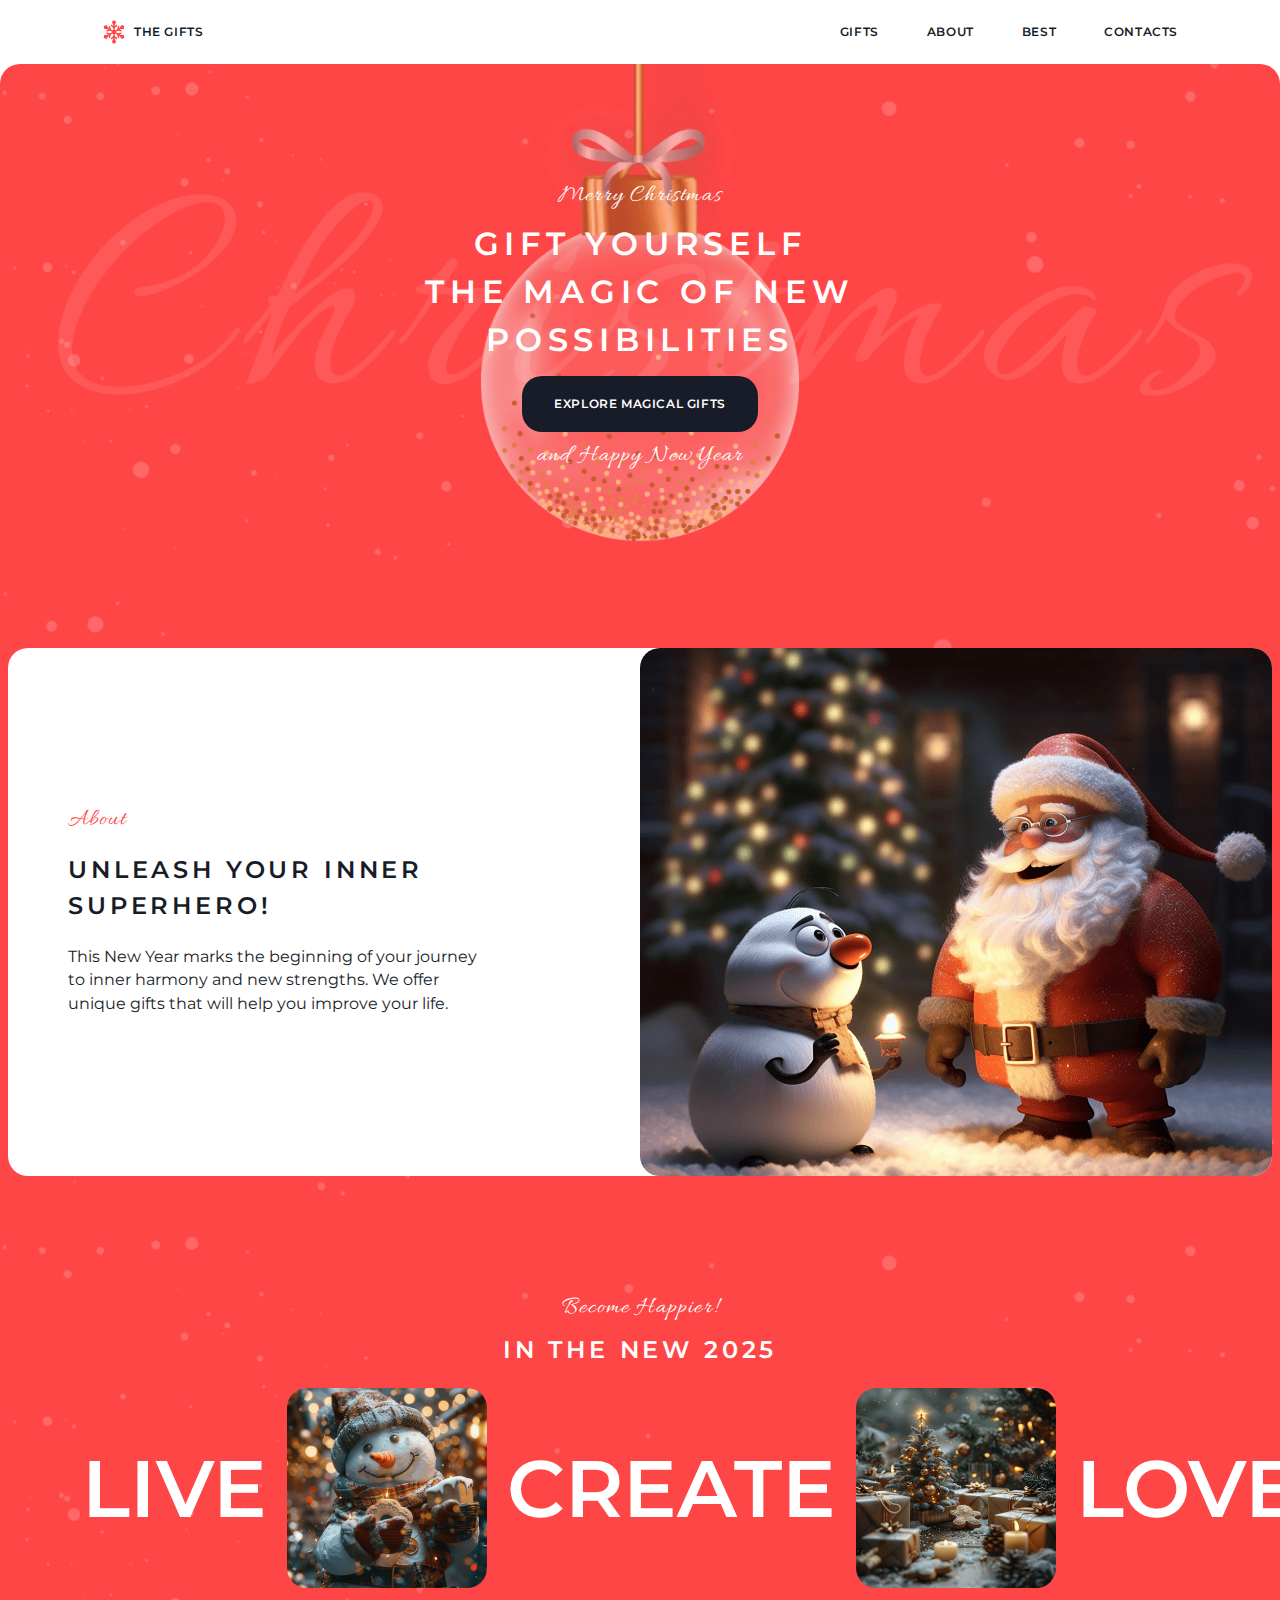
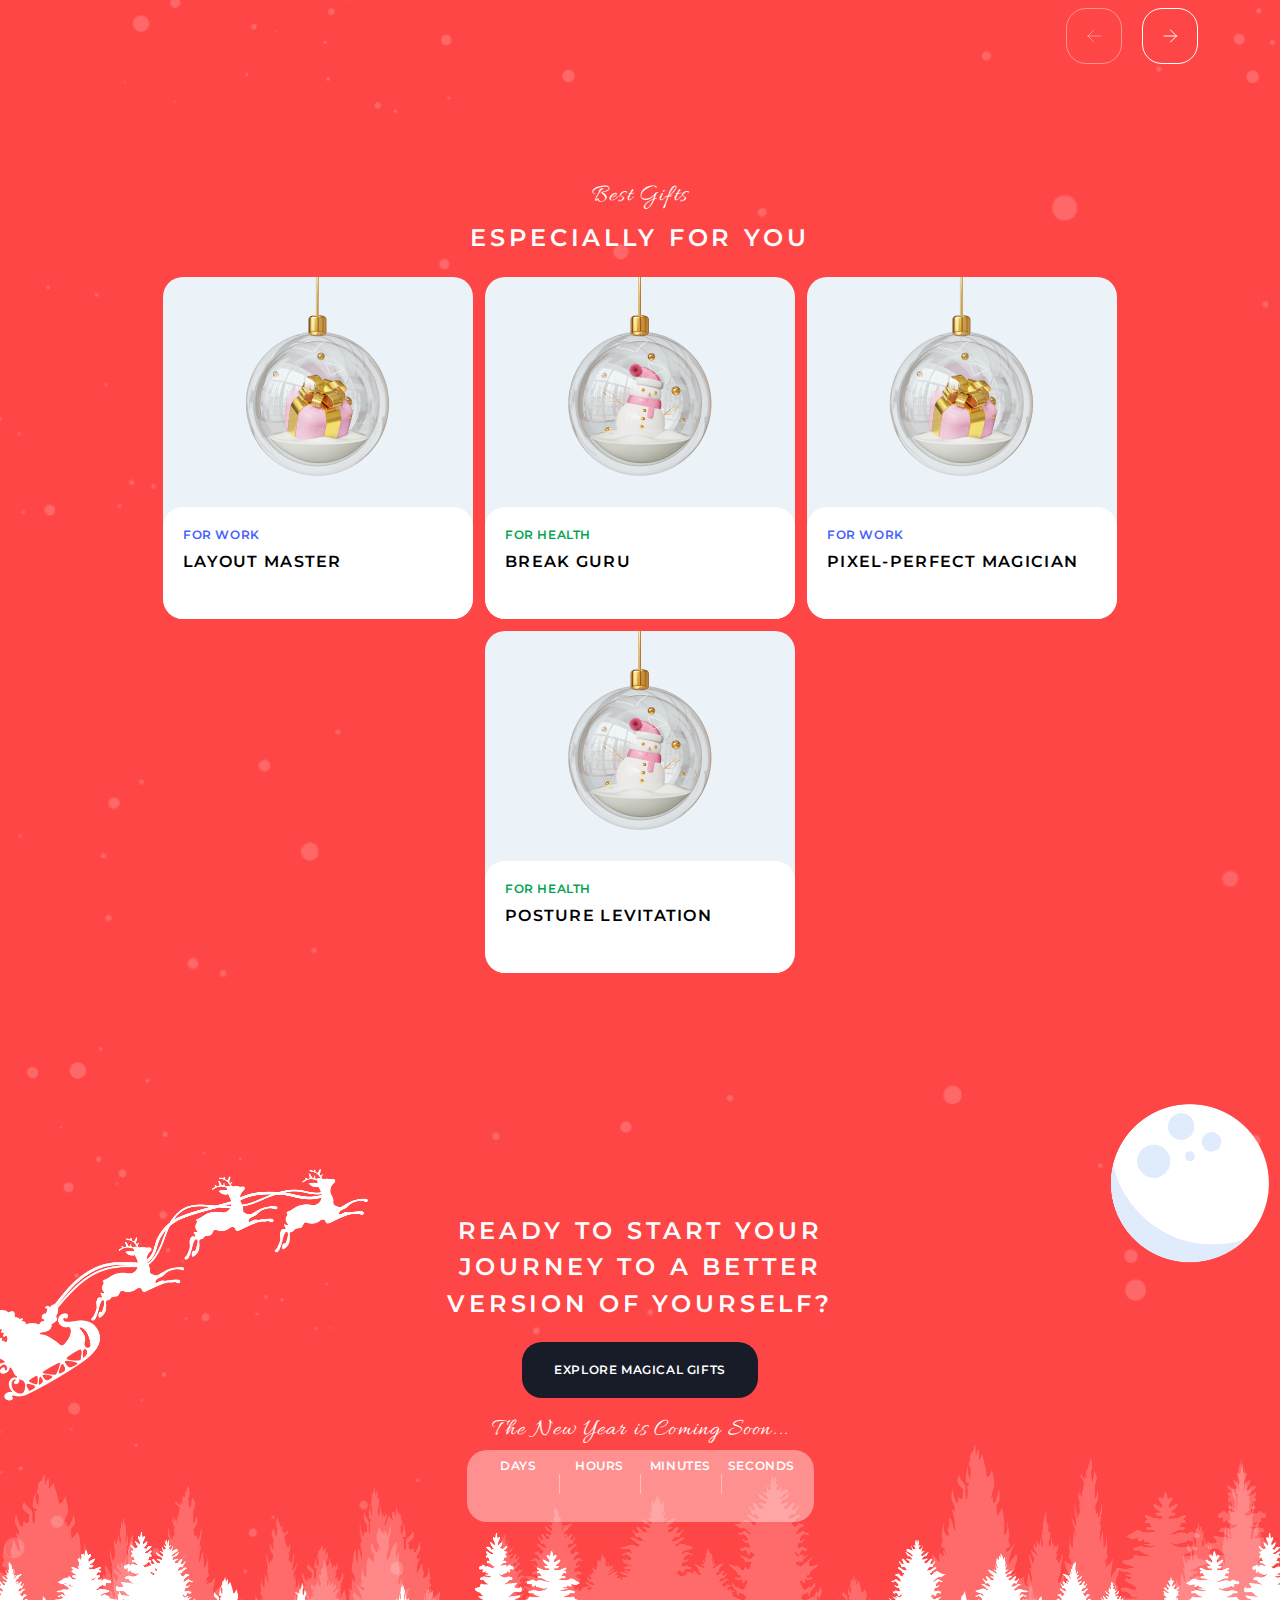
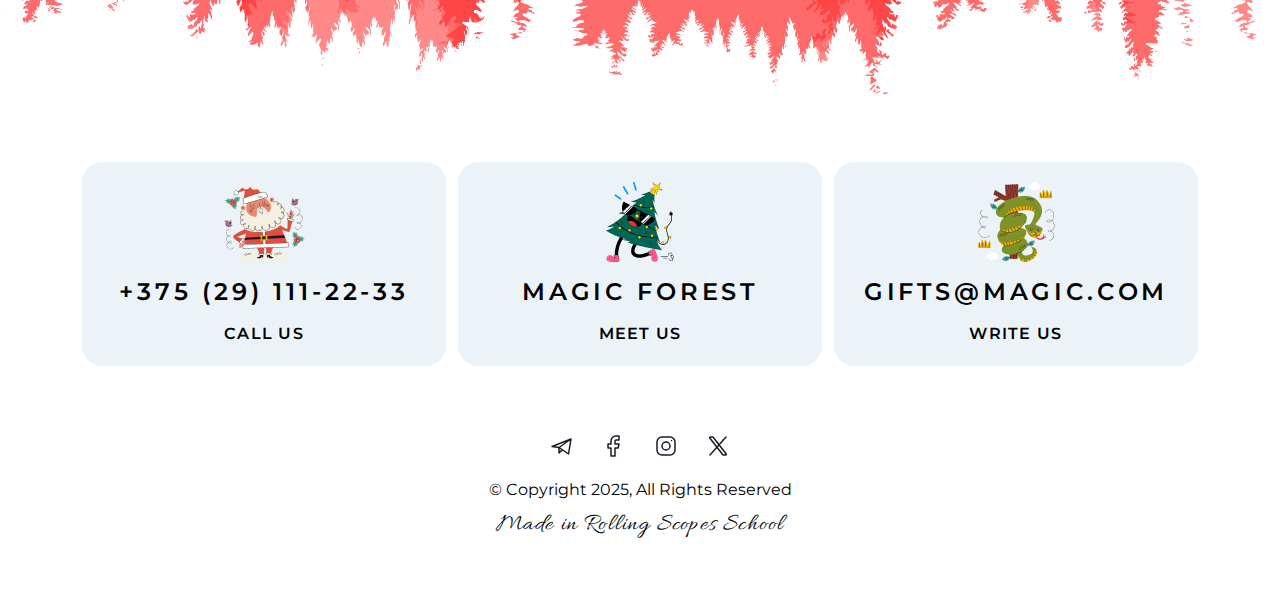
<file: index.html>
<!DOCTYPE html>
<html lang="en">
<head>
    <meta charset="UTF-8">
    <title>Home</title>
    <link rel="stylesheet" href="./styles/style.css">
    <link rel="stylesheet" href="./styles/home.css">
    <link type="Image/x-icon" href="./assets/icons/snowflake.png" rel="icon">
    <meta name="viewport" content="width=device-width, initial-scale=1.0">
</head>
<body>


<header class="header">
    <div class="header__wrapper">
        <div class="header__logo-container" onclick="window.location.href='index.html'">
            <img src="./assets/icons/snowflake.png" alt="Logo" class="header__logo-img">
            the gifts
        </div>

        <div class="burger-menu" id="burgerMenu">
            <span></span>
            <span></span>
        </div>

        <nav class="header__nav" id="menu">
            <ul class="header__list">
                <li class="header__list__item active" onclick="window.location.href='gifts.html'">
                    <a href="gifts.html" class="header__link">gifts</a>
                </li>
                <li class="header__list__item active">
                    <a href="#about" class="header__link">about</a>
                </li>
                <li class="header__list__item active">
                    <a href="#best" class="header__link">best</a>
                </li>
                <li class="header__list__item active">
                    <a href="#contacts" class="header__link">contacts</a>
                </li>
            </ul>
        </nav>
    </div>
</header>

<main class="main">
    <section class="hero" id="hero">
        <div class="hero__container">
            <p class="caption">Merry Christmas</p>
            <h1 class="heading1">Gift yourself the magic of new possibilities</h1>
            <button class="hero__button action-small" onclick="window.location.href='gifts.html'">
                Explore Magical Gifts
            </button>
            <p class="caption">and Happy New Year</p>
        </div>
    </section>

    <section class="about" id="about">
        <div class="about__container">
            <div class="about__left-section">
                <div class="about__left-section__container">
                    <p class="caption about__caption">About</p>
                    <h2 class="heading2 about__heading">Unleash your inner superhero!</h2>
                    <p class="paragraph about__paragraph">This New Year marks the beginning of your journey to inner
                        harmony and
                        new
                        strengths. We offer unique gifts that will help you improve your life.
                    </p>
                </div>
            </div>
            <div class="about__image-section">
                <img src="./assets/santa.png" alt="Santa" class="about__santa-image">
            </div>
        </div>
    </section>

    <section class="slider" id="slider">
        <div class="slider__container">
            <div class="heading__container">
                <p class="caption">Become Happier!</p>
                <h2 class="heading2">in the new 2025</h2>
            </div>

            <div class="slider__container__img-slider-row">
                <div class="slider__container__img-slider" id="slider-container">
                    <p class="slider-text">Live</p>
                    <div class="slider__image-container">
                        <img src="./assets/slider-img/snowman.png" alt="Snowman" class="slider__image">
                    </div>

                    <p class="slider-text">create</p>
                    <div class="slider__image-container">
                        <img src="./assets/slider-img/christmas-trees.png" alt="Christmas Trees" class="slider__image">
                    </div>

                    <p class="slider-text">Love</p>
                    <div class="slider__image-container">
                        <img src="./assets/slider-img/christmas-tree-ball.png" alt="Christmas Trees"
                             class="slider__image">
                    </div>

                    <p class="slider-text">dream</p>
                    <div class="slider__image-container">
                        <img src="./assets/slider-img/fairytale-house.png" alt="Christmas Trees" class="slider__image">
                    </div>
                </div>
            </div>

            <div class="slider__controllers__container">
                <button class="slider__arrow-left slider__controller">
                    <svg class="arrow" width="24" height="24" viewBox="0 0 24 24" fill="none"
                         xmlns="http://www.w3.org/2000/svg">
                        <path d="M18.5 12H6M6 12L12 6M6 12L12 18" stroke="var(--static-white-40)" stroke-linecap="round"
                              stroke-linejoin="round"/>
                    </svg>
                </button>
                <button class="slider__arrow-right slider__controller active">
                    <svg class="arrow" width="24" height="24" viewBox="0 0 24 24" fill="none"
                         xmlns="http://www.w3.org/2000/svg">
                        <path d="M6 12H18.5M18.5 12L12.5 6M18.5 12L12.5 18" stroke="var(--static-white-40)"
                              stroke-linecap="round" stroke-linejoin="round"/>
                    </svg>
                </button>
            </div>
        </div>
    </section>

    <section class="best-gifts" id="best">
        <div class="best-gifts__container">
            <div class="heading__container">
                <p class="caption">Best Gifts</p>
                <h2 class="heading2">especially for you</h2>
            </div>
            <div class="gifts-list home__gifts-list">

            </div>
            <div class="modal invisible">
            </div>
        </div>
    </section>

    <section class="cta" id="cta">
        <div class="cta__container">
            <div class="cta__inner-container">
                <h2 class="heading2 text-align-center">Ready to start your journey to a better version of yourself?</h2>
                <button class="hero__button action-small" onclick="window.location.href='gifts.html'">
                    Explore Magical Gifts
                </button>
                <div class="cta__timer-container">
                    <p class="caption">The New Year is Coming Soon...</p>
                    <div class="cta__timer">
                        <div class="cta__timer__time">
                            <h2 class="heading2" id="day-count"></h2>
                            <h4 class="heading4 text-align-center">days</h4>
                        </div>

                        <img src="./assets/icons/Separator.png" alt="Separator" class="separator">

                        <div class="cta__timer__time">
                            <h2 class="heading2" id="hours-count"></h2>
                            <h4 class="heading4 text-align-center">hours</h4>
                        </div>

                        <img src="./assets/icons/Separator.png" alt="Separator" class="separator">

                        <div class="cta__timer__time">
                            <h2 class="heading2" id="minutes-count"></h2>
                            <h4 class="heading4 text-align-center">minutes</h4>
                        </div>

                        <img src="./assets/icons/Separator.png" alt="Separator" class="separator">

                        <div class="cta__timer__time">
                            <h2 class="heading2" id="seconds-count"></h2>
                            <h4 class="heading4 text-align-center">seconds</h4>
                        </div>
                    </div>
                </div>
            </div>
        </div>
    </section>

</main>

<footer class="footer" id="contacts">
    <div class="footer__block-list">
        <a href="tel:+375291112233" class="footer__card">
            <img src="./assets/icons/santa-claus.png" alt="Santa Claus" class="footer__block__image">
            <p class="action-large color-black">+375 (29) 111-22-33</p>
            <h3 class="heading3 color-black">Call Us</h3>
        </a>

        <a href="https://maps.app.goo.gl/A2bZ7HoZvP4jx3Dc6" target="_blank" class="footer__card">
            <img src="./assets/icons/christmas-tree.png" alt="Christmas tree" class="footer__block__image">
            <p class="action-large color-black">Magic forest</p>
            <h3 class="heading3 color-black">meet us</h3>
        </a>

        <a href="mailto:gifts@magic.com" class="footer__card">
            <img src="./assets/icons/snake.png" alt="Snake" class="footer__block__image">
            <p class="action-large color-black">gifts@magic.com</p>
            <h3 class="heading3 color-black">write us</h3>
        </a>

    </div>

    <div class="footer__contacts">
        <div class="footer__contacts__socials">
            <div class="footer__contacts__socials__social-container">
                <svg class="icon" width="24" height="24" viewBox="0 0 24 24" fill="none"
                     xmlns="http://www.w3.org/2000/svg">
                    <path d="M21 5L2 12.5L9 13.5M21 5L18.5 20L9 13.5M21 5L9 13.5M9 13.5V19L12.2488 15.7229"
                          stroke="#181C29" stroke-width="1.5" stroke-linecap="round" stroke-linejoin="round"/>
                </svg>
            </div>

            <div class="footer__contacts__socials__social-container">
                <svg class="icon" width="24" height="24" viewBox="0 0 24 24" fill="none"
                     xmlns="http://www.w3.org/2000/svg">
                    <path d="M17 2H14C12.6739 2 11.4021 2.52678 10.4645 3.46447C9.52678 4.40215 9 5.67392 9 7V10H6V14H9V22H13V14H16L17 10H13V7C13 6.73478 13.1054 6.48043 13.2929 6.29289C13.4804 6.10536 13.7348 6 14 6H17V2Z"
                          stroke="#181C29" stroke-width="1.5" stroke-linecap="round" stroke-linejoin="round"/>
                </svg>
            </div>

            <div class="footer__contacts__socials__social-container">
                <svg class="icon" width="24" height="24" viewBox="0 0 24 24" fill="none"
                     xmlns="http://www.w3.org/2000/svg">
                    <path d="M12 16C14.2091 16 16 14.2091 16 12C16 9.79086 14.2091 8 12 8C9.79086 8 8 9.79086 8 12C8 14.2091 9.79086 16 12 16Z"
                          stroke="#181C29" stroke-width="1.5" stroke-linecap="round" stroke-linejoin="round"/>
                    <path d="M3 16V8C3 5.23858 5.23858 3 8 3H16C18.7614 3 21 5.23858 21 8V16C21 18.7614 18.7614 21 16 21H8C5.23858 21 3 18.7614 3 16Z"
                          stroke="#181C29" stroke-width="1.5"/>
                    <path d="M17.5 6.51L17.51 6.49889" stroke="#181C29" stroke-width="1.5" stroke-linecap="round"
                          stroke-linejoin="round"/>
                </svg>
            </div>

            <div class="footer__contacts__socials__social-container">
                <svg class="icon" width="24" height="24" viewBox="0 0 24 24" fill="none"
                     xmlns="http://www.w3.org/2000/svg">
                    <path d="M16.8196 20.7684L3.75299 3.96836C3.44646 3.57425 3.72731 3 4.2266 3H6.70637C6.89152 3 7.06631 3.08548 7.17998 3.23164L20.2466 20.0316C20.5532 20.4258 20.2723 21 19.773 21H17.2933C17.1081 21 16.9333 20.9145 16.8196 20.7684Z"
                          stroke="#181C29" stroke-width="1.5"/>
                    <path d="M20 3L4 21" stroke="#181C29" stroke-width="1.5" stroke-linecap="round"/>
                </svg>
            </div>
        </div>

        <p class="paragraph color-black">© Copyright 2025, All Rights Reserved</p>

        <a href="https://rs.school/" class="caption color-black footer__caption" target="_blank">Made in Rolling Scopes
            School</a>
    </div>
</footer>

<script src="index.js"></script>

</body>
</html>
</file>
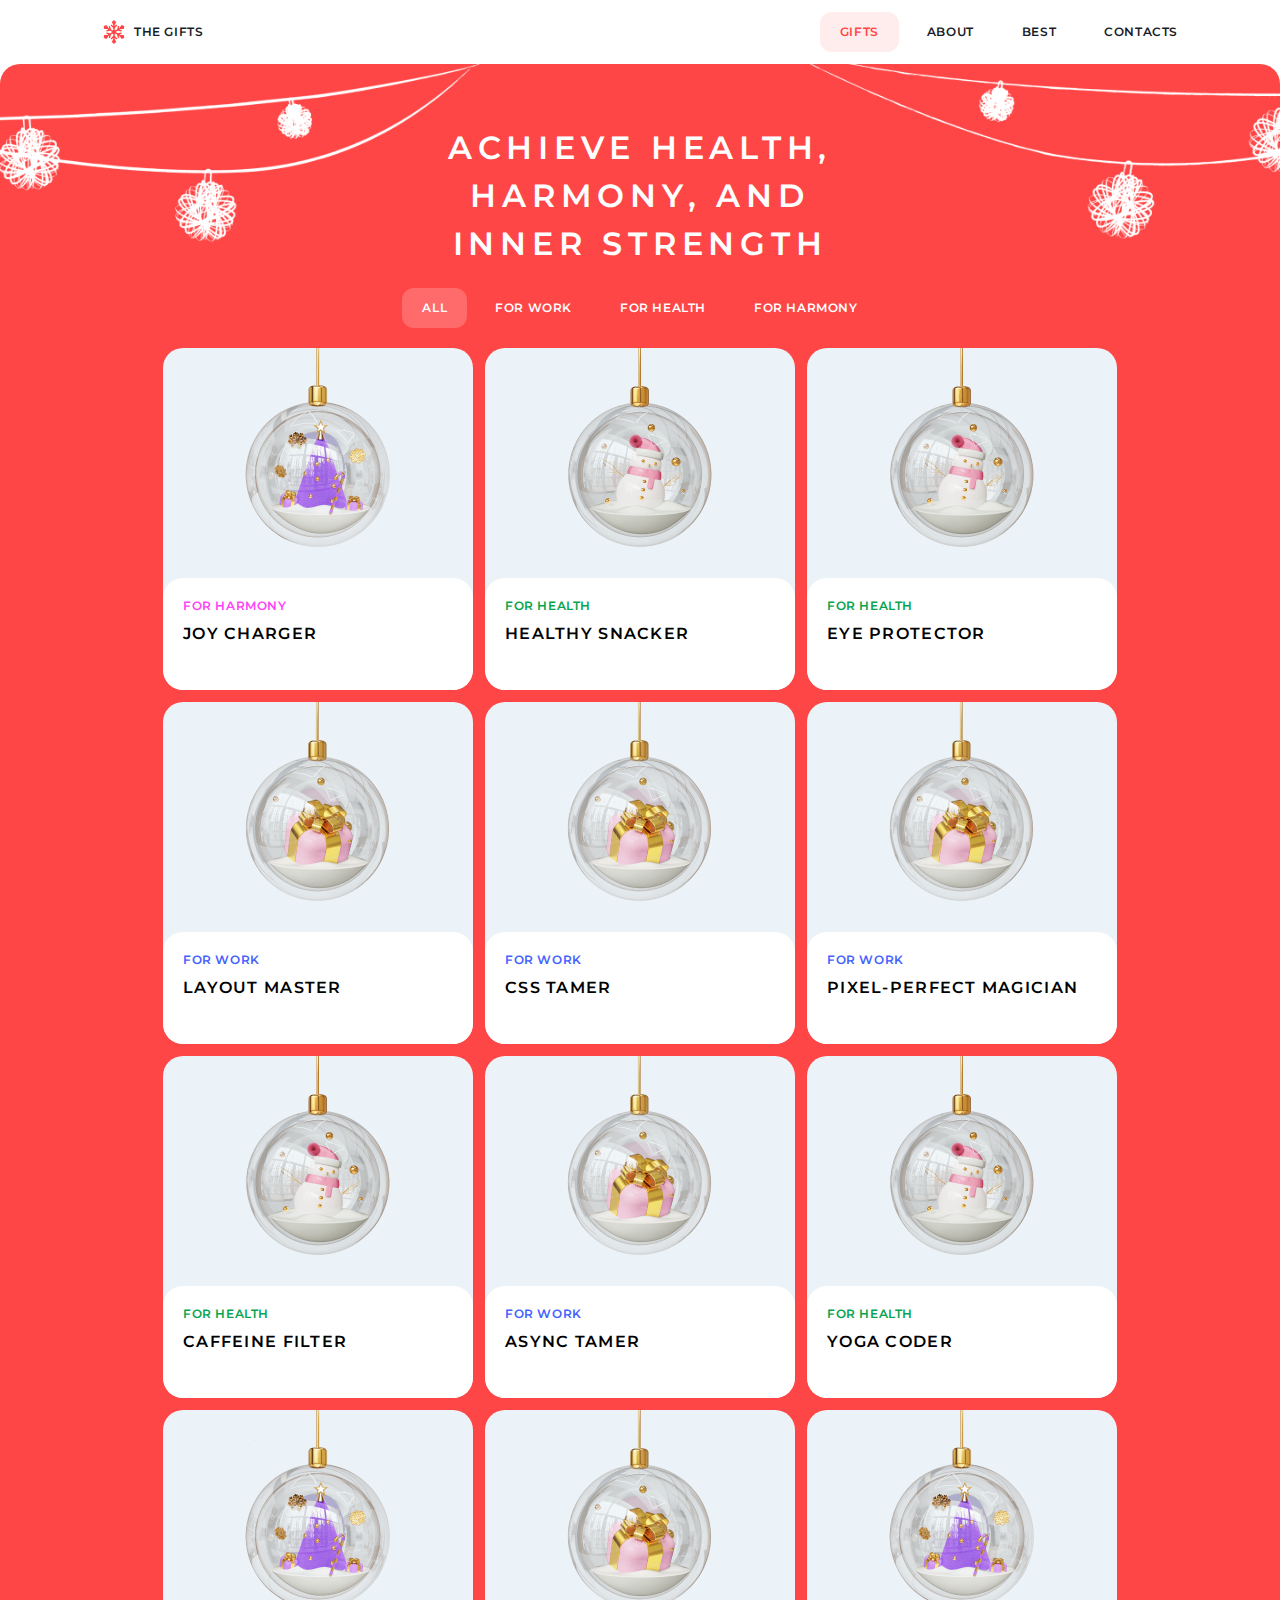
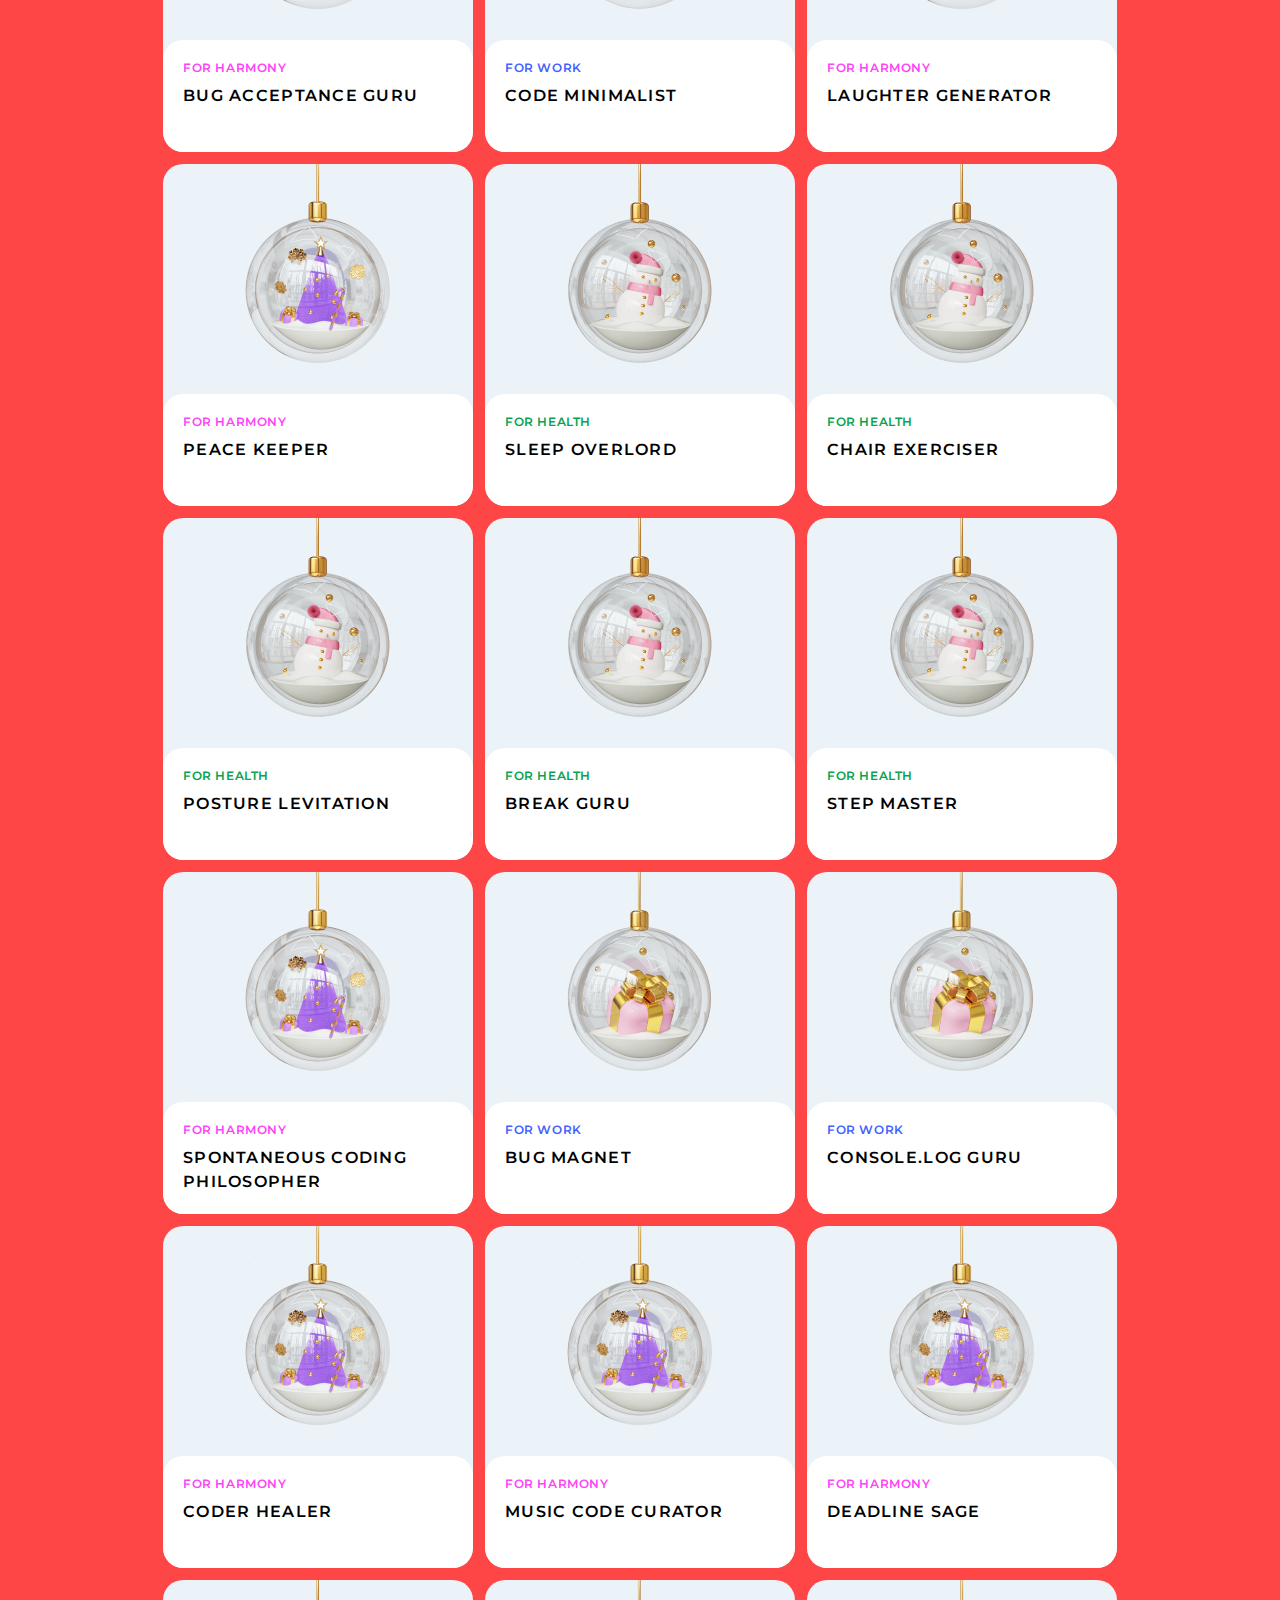
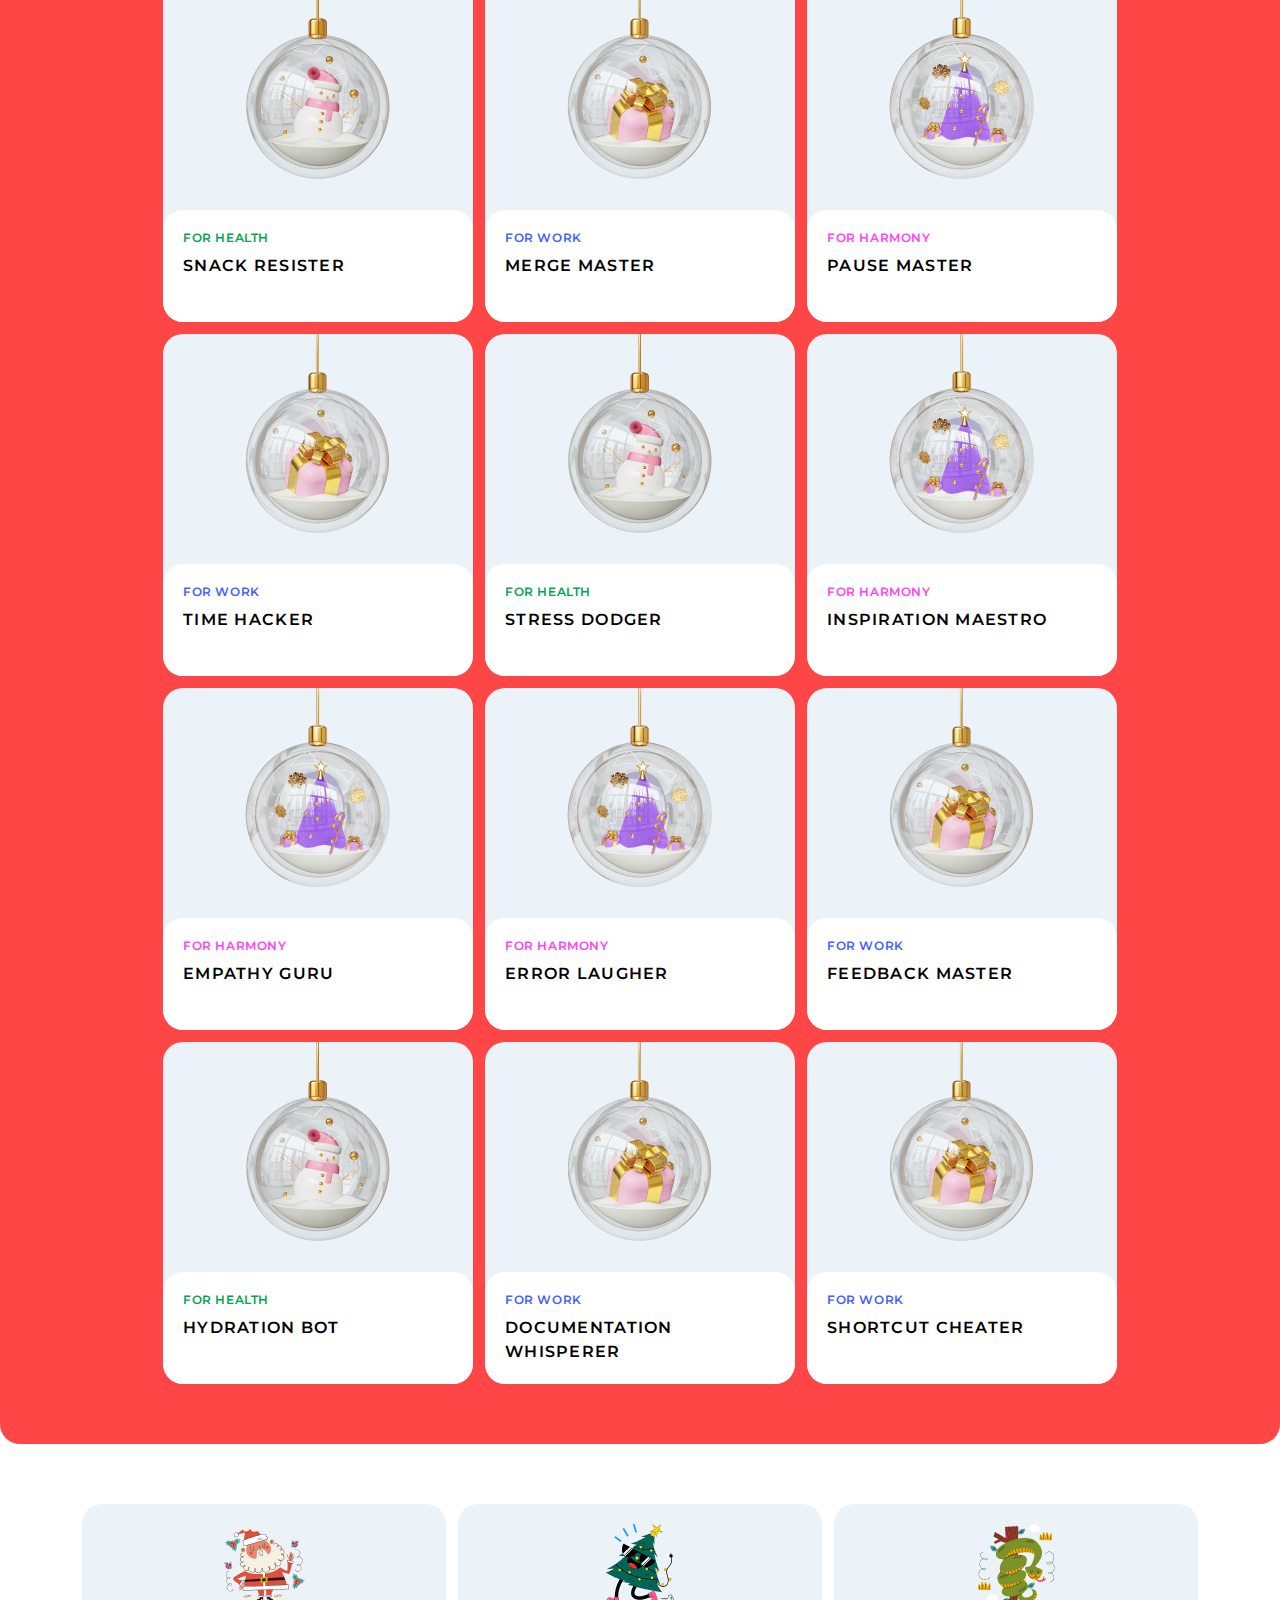
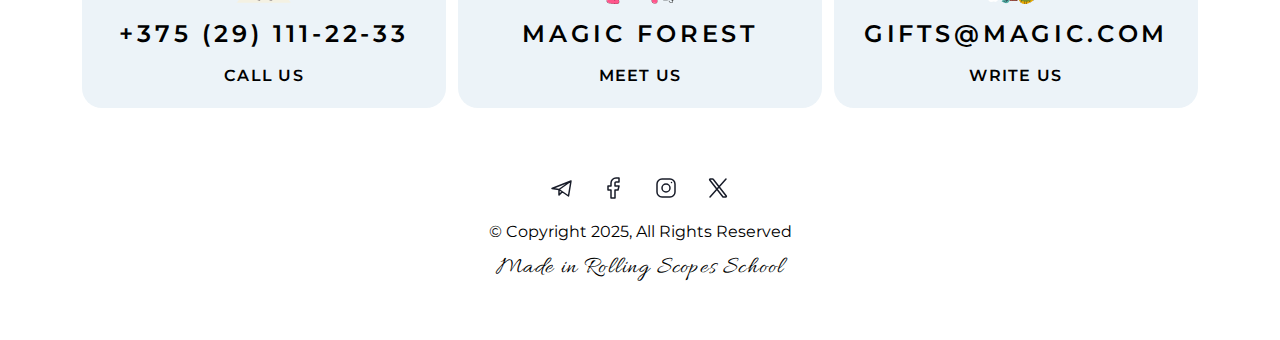
<file: gifts.html>
<!DOCTYPE html>
<html lang="en">
<head>
    <meta charset="UTF-8">
    <title>Gifts</title>
    <link rel="stylesheet" href="styles/style.css">
    <link rel="stylesheet" href="styles/gifts.css">
    <link type="Image/x-icon" href="assets/icons/snowflake.png" rel="icon">
    <meta name="viewport" content="width=device-width, initial-scale=1.0">
</head>
<body>

<header class="header">
    <div class="header__wrapper">
        <div class="header__logo-container" onclick="window.location.href='index.html'">
            <img src="assets/icons/snowflake.png" alt="Logo" class="header__logo-img">
            the gifts
        </div>

        <div class="burger-menu" id="burgerMenu">
            <span></span>
            <span></span>
        </div>

        <nav class="header__nav" id="menu">
            <ul class="header__list">
                <li class="header__list__item open_page">
                    <p class="header__link">gifts</p>
                </li>
                <li class="header__list__item active">
                    <a href="index.html#about" class="header__link">about</a>
                </li>
                <li class="header__list__item active">
                    <a href="index.html#best" class="header__link">best</a>
                </li>
                <li class="header__list__item active">
                    <a href="#contacts" class="header__link">contacts</a>
                </li>
            </ul>
        </nav>
    </div>
</header>

<main class="main">
    <div class="garland">
        <img src="assets/fons/bg-garland.png" alt="Garland" class="bg-garland">
    </div>

    <div class="main__container">
        <div class="main__heading">
            <h1 class="heading1">Achieve health, harmony, and inner strength</h1>
        </div>

        <div class="main__tabs">
            <div class="main__tabs__tab active" id="tab-all">
                <p class="action-small">All</p>
            </div>
            <div class="main__tabs__tab" id="tab-for-work">
                <p class="action-small">For Work</p>
            </div>
            <div class="main__tabs__tab" id="tab-for-health">
                <p class="action-small">For Health</p>
            </div>
            <div class="main__tabs__tab" id="tab-for-harmony">
                <p class="action-small">For Harmony</p>
            </div>
        </div>

        <div class="gifts-list gifts__gifts-list">

        </div>
        <div class="modal invisible">
        </div>
    </div>
    <div class="back-to-top-button invisible">
        <svg width="24" height="24" viewBox="0 0 24 24" fill="none" xmlns="http://www.w3.org/2000/svg">
            <path d="M12 5V19" stroke="#FF4646" stroke-linecap="round" stroke-linejoin="round" />
            <path d="M18 11L12 5" stroke="#FF4646" stroke-linecap="round" stroke-linejoin="round" />
            <path d="M6 11L12 5" stroke="#FF4646" stroke-linecap="round" stroke-linejoin="round" />
        </svg>
    </div>
</main>



<footer class="footer" id="contacts">
    <div class="footer__block-list">
        <a href="tel:+375291112233" class="footer__card">
            <img src="assets/icons/santa-claus.png" alt="Santa Claus" class="footer__block__image">
            <p class="action-large color-black">+375 (29) 111-22-33</p>
            <h3 class="heading3 color-black">Call Us</h3>
        </a>

        <a href="https://maps.app.goo.gl/A2bZ7HoZvP4jx3Dc6" target="_blank" class="footer__card">
            <img src="assets/icons/christmas-tree.png" alt="Christmas tree" class="footer__block__image">
            <p class="action-large color-black">Magic forest</p>
            <h3 class="heading3 color-black">meet us</h3>
        </a>

        <a href="mailto:gifts@magic.com" class="footer__card">
            <img src="assets/icons/snake.png" alt="Snake" class="footer__block__image">
            <p class="action-large color-black">gifts@magic.com</p>
            <h3 class="heading3 color-black">write us</h3>
        </a>

    </div>

    <div class="footer__contacts">
        <div class="footer__contacts__socials">
            <div class="footer__contacts__socials__social-container">
                <svg class="icon" width="24" height="24" viewBox="0 0 24 24" fill="none" xmlns="http://www.w3.org/2000/svg">
                    <path d="M21 5L2 12.5L9 13.5M21 5L18.5 20L9 13.5M21 5L9 13.5M9 13.5V19L12.2488 15.7229"
                          stroke="#181C29" stroke-width="1.5" stroke-linecap="round" stroke-linejoin="round"/>
                </svg>
            </div>

            <div class="footer__contacts__socials__social-container">
                <svg class="icon" width="24" height="24" viewBox="0 0 24 24" fill="none" xmlns="http://www.w3.org/2000/svg">
                    <path d="M17 2H14C12.6739 2 11.4021 2.52678 10.4645 3.46447C9.52678 4.40215 9 5.67392 9 7V10H6V14H9V22H13V14H16L17 10H13V7C13 6.73478 13.1054 6.48043 13.2929 6.29289C13.4804 6.10536 13.7348 6 14 6H17V2Z"
                          stroke="#181C29" stroke-width="1.5" stroke-linecap="round" stroke-linejoin="round"/>
                </svg>
            </div>

            <div class="footer__contacts__socials__social-container">
                <svg class="icon" width="24" height="24" viewBox="0 0 24 24" fill="none" xmlns="http://www.w3.org/2000/svg">
                    <path d="M12 16C14.2091 16 16 14.2091 16 12C16 9.79086 14.2091 8 12 8C9.79086 8 8 9.79086 8 12C8 14.2091 9.79086 16 12 16Z"
                          stroke="#181C29" stroke-width="1.5" stroke-linecap="round" stroke-linejoin="round"/>
                    <path d="M3 16V8C3 5.23858 5.23858 3 8 3H16C18.7614 3 21 5.23858 21 8V16C21 18.7614 18.7614 21 16 21H8C5.23858 21 3 18.7614 3 16Z"
                          stroke="#181C29" stroke-width="1.5"/>
                    <path d="M17.5 6.51L17.51 6.49889" stroke="#181C29" stroke-width="1.5" stroke-linecap="round"
                          stroke-linejoin="round"/>
                </svg>
            </div>

            <div class="footer__contacts__socials__social-container">
                <svg class="icon" width="24" height="24" viewBox="0 0 24 24" fill="none"
                     xmlns="http://www.w3.org/2000/svg">
                    <path d="M16.8196 20.7684L3.75299 3.96836C3.44646 3.57425 3.72731 3 4.2266 3H6.70637C6.89152 3 7.06631 3.08548 7.17998 3.23164L20.2466 20.0316C20.5532 20.4258 20.2723 21 19.773 21H17.2933C17.1081 21 16.9333 20.9145 16.8196 20.7684Z"
                          stroke="#181C29" stroke-width="1.5"/>
                    <path d="M20 3L4 21" stroke="#181C29" stroke-width="1.5" stroke-linecap="round"/>
                </svg>
            </div>
        </div>

        <p class="paragraph color-black">© Copyright 2025, All Rights Reserved</p>

        <a href="https://rs.school/" class="caption color-black footer__caption" target="_blank">Made in Rolling Scopes School</a>
    </div>
</footer>

<script src="index.js"></script>

</body>
</html>
</file>
<file: styles/style.css>
:root {
    --font-family: 'Montserrat', sans-serif;
    --second-family: 'Allura', sans-serif;

    --primary: #FF4646;
    --primary-10: rgba(255, 70, 70, 0.1);
    --dark: #181C29;
    --static-white: #FFFFFF;
    --static-white-40: rgba(255, 255, 255, 0.4);
    --static-white-20: rgba(255, 255, 255, 0.2);
    --tag-purple: #4361FF;
    --tag-pink: #FF43F7;
    --tag-green: #06A44F;
    --content-background: #ECF3F8;
    --overlay: rgba(24, 28, 41, 0.8);
}

@font-face {
    font-family: 'Allura';
    src: url('../fonts/Allura-Regular.ttf') format('truetype');
    font-weight: normal;
    font-style: normal;
}

@font-face {
    font-family: 'Montserrat';
    src: url('../fonts/Montserrat/static/Montserrat-Regular.ttf') format('truetype');
    font-weight: 400;
    font-style: normal;
}

@font-face {
    font-family: 'Montserrat';
    src: url('../fonts/Montserrat/static/Montserrat-SemiBold.ttf') format('truetype');
    font-weight: 600;
    font-style: normal;
}

* {
    margin: 0;
    box-sizing: border-box;
    font-family: var(--font-family), serif;
    color: var(--dark);
    scroll-behavior: smooth;
}

.heading1{
    font-size: 32px;
    line-height: 150%;
    letter-spacing: 0.18em;
    text-transform: uppercase;
    font-weight: 600;
    color: var(--static-white);
    text-align: center;
}

.heading2{
    font-weight: 600;
    font-size: 24px;
    line-height: 152%;
    letter-spacing: 0.16em;
    text-transform: uppercase;
    color: var(--static-white);

}

.heading3{
    font-weight: 600;
    font-size: 16px;
    line-height: 152%;
    letter-spacing: 0.08em;
    text-transform: uppercase;
    color: var(--static-white);
    transition: color, color 0.3s ease;
}

.heading4{
    font-weight: 600;
    font-size: 12px;
    line-height: 130%;
    letter-spacing: 0.05em;
    text-transform: uppercase;
    color: var(--static-white);
}

.paragraph{
    font-weight: 400;
    font-size: 16px;
    line-height: 148%;
    color: var(--static-white);
}

.action-large{
    font-weight: 600;
    font-size: 24px;
    line-height: 152%;
    letter-spacing: 0.16em;
    text-transform: uppercase;
    color: var(--static-white);
    transition: color, color 0.3s ease;
}

.action-small{
    font-weight: 600;
    font-size: 12px;
    line-height: 130%;
    letter-spacing: 0.05em;
    text-transform: uppercase;
    color: var(--static-white);
    transition: color 0.3s ease;
}

.caption{
    font-family: var(--second-family), serif;
    font-weight: 400;
    font-size: 24px;
    line-height: 100%;
    letter-spacing: 0.05em;
    color: var(--static-white);
    transition: color 0.3s ease;
}

.gift-for-harmony{
    color: var(--tag-pink);
}

.gift-for-work{
    color: var(--tag-purple);
}

.gift-for-health{
    color: var(--tag-green);
}

.color-black{
    color: black;
}

.text-align-center{
    text-align: center;
}

.icon path {
    transition: stroke 0.3s ease;
}

.icon:hover path {
    stroke: red;
    transition: stroke 0.3s ease;
}




.header__wrapper {
    display: flex;
    justify-content: space-between;
    align-items: center;
    padding: 12px 0;
}

.header {
    padding: 0 82px;
    max-width: 1440px;
    margin: 0 auto;
    height: 64px;
}

.header__logo-container {
    padding: 8px 20px;
    display: flex;
    align-items: center;
    column-gap: 8px;
    font-weight: 600;
    font-size: 12px;
    line-height: 130%;
    letter-spacing: 0.05em;
    text-transform: uppercase;

}

.header__logo-container:hover {
    cursor: pointer;
}

.header__logo-img {
    width: 24px;
    height: 24px;
}

.header__list {
    display: flex;
    flex-wrap: wrap;
    list-style-type: none;
    column-gap: 8px;
    row-gap: 8px;
    margin: 0;
}

.header__list__item {
    font-family: var(--font-family), serif;
    padding: 12px 20px;
    font-weight: 600;
    font-size: 12px;
    line-height: 130%;
    letter-spacing: 0.05em;
    text-transform: uppercase;
    border-radius: 12px;
    transition: color, background-color 0.3s ease;
}

.header__list__item.active:hover {
    cursor: pointer;
    background-color: var(--primary-10);

    .header__link {
        color: var(--primary);
        transition: color, color 0.3s ease;
    }

    transition: color, background-color 0.3s ease;
}

.header__list__item.open_page{
    background-color: var(--primary-10);
    cursor: default;
    .header__link {
        color: var(--primary);
        transition: color, color 0.3s ease;
    }
}

.header__link {
    color: var(--dark);
    text-decoration: none;
    transition: color, color 0.3s ease;
}

.burger-menu {
    width: 40px;
    height: 40px;
    display: none;
    flex-direction: column;
    row-gap: 8px;
    align-items: center;
    justify-content: center;
    cursor: pointer;
    position: relative;
    z-index: 2;
}

.burger-menu span {
    display: block;
    height: 1px;
    width: 20px;
    background-color: black;
    transition: all 0.3s ease;
}

.burger-menu.open span:nth-child(1) {
    transform: rotate(45deg) translateY(6px);
}

.burger-menu.open span:nth-child(2) {
    transform: rotate(-45deg) translateY(-6px);
}

.header__nav.show {
    opacity: 1;
    visibility: visible;
    transform: translateX(0);
}

.header__nav.closing {
    transform: translateX(100%);
    opacity: 0;
    transition: transform 0.5s ease, opacity 0.5s ease;
}


/* FOOTER STYLES */

.footer {
    padding: 60px 82px;
    max-width: 1440px;
    margin: 0 auto;
    display: flex;
    flex-direction: column;
    row-gap: 60px;
}

.footer__block-list{
    display: flex;
    column-gap: 12px;
    row-gap: 12px;

    align-items: center;
}

.footer__card{
    padding: 20px;
    display: flex;
    flex-direction: column;
    row-gap: 12px;
    align-items: center;
    width: 100%;
    background: var(--content-background);
    border-radius: 20px;
    text-decoration: none;
    height: 204px;
}

.footer__card:hover{
    cursor: pointer;
    .action-large{
        color: var(--primary);
        transition: color, color 0.3s ease;
    }
    .heading3{
        color: var(--primary);
        transition: color, color 0.3s ease;
    }

}

.footer__contacts{
    display: flex;
    flex-direction: column;
    row-gap: 12px;
    align-items: center;
}

.footer__contacts__socials{
    display: flex;
    column-gap: 12px;
}

.footer__contacts__socials__social-container{
    padding: 8px;
    width: 40px;
    height: 40px;
}

.footer__contacts__socials__social-container:hover{
    cursor: pointer;
}

.footer__caption{
    text-decoration: none;
}

.footer__caption:hover{
    cursor: pointer;
    color: var(--primary);
    transition: color 0.3s ease;
}




.gifts-list {
    display: flex;
    column-gap: 12px;
    flex-wrap: wrap;
    row-gap: 12px;
    align-items: center;
    justify-content: center;
}

.gift-card {
    border-radius: 20px;
    width: 310px;
    height: 342px;
    overflow: hidden;
    background: var(--content-background);
    display: flex;
    flex-direction: column;
}

.gift-card:hover{
    cursor: pointer;
    .heading3{
        color: var(--primary)
    }
}

.gift-card__image {
    width: 310px;
    height: 230px;
    background-size: cover, cover;
    background-position: center, center;
}

.gift-card__heading__container {
    border-radius: 20px;
    background: var(--static-white);
    height: 112px;
    padding: 20px;
    display: flex;
    flex-direction: column;
    row-gap: 8px;
}


.modal{
    position: fixed;
    background: var(--overlay);
    width: 100%;
    height: 100%;
    top: 0;
    left: 0;
    display: flex;
    flex-direction: column;
    align-items: center;
    justify-content: center;
}

.modal.invisible{
    visibility: hidden;
}

.modal.visible{
    visibility: visible;
}

.modal__close-button{
    position: absolute;
    top: 12px;
    right: 12px;
    z-index: 10;
}

.modal__gift{
    position: relative;
    height: fit-content;
    width: 400px;
    max-width: 400px;

}

.modal-gift__text__container{
    padding: 20px;
    display: flex;
    flex-direction: column;
    row-gap: 20px;
    background: var(--static-white);
    border-radius: 20px;
    width: 100%;
}

.modal-gift__heading__container{
    display: flex;
    row-gap: 8px;
    flex-direction: column;
}

.superpowers{
    display: flex;
    row-gap: 8px;
    flex-direction: column;
}

.superpowers__items{
    display: flex;
    flex-direction: column;
}

.superpowers__item{
    display: flex;
    justify-content: space-between;
    align-items: center;
    height: 24px;

    .name{
        width: 184px;
    }
}

.power-images{
    display: flex;
    align-items: center;
    column-gap: 8px;
}

.modal-card__image{
    height: 230px;
    display: flex;
    justify-content: center;
    align-items: center;
    overflow: hidden;
}

.modal-card__image img {
    height: auto;
    width: 100%;
}

@media screen and (max-width: 1190px) {
    .header{
        padding: 0 8px;
    }

    .footer__block-list{
        flex-direction: column;
    }

    .footer{
        padding: 60px 8px;
    }
}

@media screen and (max-width: 768px){
    .header__nav{
        display: flex;
        position: fixed;
        top: 64px;
        width: 100%;
        height: calc(100% - 64px);
        background-color: var(--static-white);
        right: 0;
        flex-direction: column;
        align-items: center;
        justify-content: center;
        opacity: 0;
        transform: translateX(100%);
        visibility: hidden;
        transition: transform 0.5s ease, opacity 0.5s ease;
        z-index: 5;
    }

    .header__list{
        padding: 0;
        display: flex;
        flex-direction: column;
        align-items: center;
    }

    .header__list__item{
        font-size: 24px;
        letter-spacing: 0.16em;
        height: 60px;
        width: fit-content;
    }

    .burger-menu{
        display: flex;
    }
}

@media (hover: none) and (pointer: coarse) {
    .header__logo-container:hover {
        cursor: default;
    }

    .gift-card:hover{
        cursor: default;
        .heading3{
            color: black;
        }
    }

    .footer__caption:hover{
        cursor: default;
        color: black;
    }

    .footer__card:hover{
        cursor: default;
        .action-large{
            color: black;
        }
        .heading3{
            color: black;
        }

    }

    .icon:hover path {
        stroke: #181C29;
    }

    .burger-menu{
        cursor: default;
    }

    .header__list__item.active:hover {
        cursor: default;
        background-color: inherit;

        .header__link {
            color: black;
        }
    }
}

@media screen and (max-width: 420px){
    .modal__gift{
        width: 364px;
    }
}
</file>
<file: styles/home.css>
section {
    outline: none;
}

.main {
    max-width: 1440px;
    min-width: 320px;
    margin: 0 auto;
    overflow: hidden;
}

.hero {
    background: url('../assets/fons/bg-ball.png') no-repeat,
    url('../assets/fons/bg-snow.png') no-repeat,
    var(--primary);
    background-size: cover, cover, cover;
    background-position: center, center, center;
    overflow: hidden;
    border-radius: 20px 20px 0 0;
    padding: 60px 8px;
    width: 100%;
    display: flex;
    align-items: center;
    justify-content: center;
}

.hero__container {
    max-width: 430px;
    padding: 60px 0;
    display: flex;
    flex-direction: column;
    align-items: center;
    row-gap: 12px;
}

.hero__button {
    background: var(--dark);
    border-radius: 20px;
    padding: 20px 32px;
    text-align: center;
    width: fit-content;
    border: none;
    transition: color, background-color 0.3s ease;
}

.hero__button:hover{
    background: var(--static-white);
    color: var(--dark);
    transition: color, background-color 0.3s ease;
    cursor: pointer;
    .action-small{
        transition: color 0.3s ease;
    }
}


/* ABOUT STYLES */


.about {
    background: url('../assets/fons/bg-snow.png') no-repeat,
    var(--primary);
    background-size: cover, cover;
    background-position: center, center;
    display: flex;
    align-items: center;
    justify-content: center;
    padding: 60px 8px;
}

.about__container {
    background: var(--static-white);
    display: flex;
    border-radius: 20px;
    max-width: 1276px;
    height: 528px;
    width: 1276px;
    min-width: 0;
    border: none;
    justify-content: space-between;
}

.about__left-section {
    padding: 0 60px;
    display: flex;
    width: 50%;
    flex-direction: column;
    justify-content: center;
}

.about__left-section__container {
    padding: 60px 0;
    max-width: 426px;
    min-width: 100px;
    display: flex;
    flex-direction: column;
    row-gap: 20px;
}

.about__caption {
    color: var(--primary);
}

.about__heading {
    color: var(--dark);
    text-wrap: wrap;
}

.about__paragraph {
    color: var(--dark);
}

.about__image-section {
    border-radius: 20px;
    width: 50%;
    height: 100%;
    border: none;
    overflow: hidden;
}

.about__santa-image {
    display: block;
    object-fit: cover;
    object-position: center;
    width: 100%;
    height: 100%;
}


/* SLIDER STYLES */

.slider {
    background: url('../assets/fons/bg-snow.png') no-repeat,
    var(--primary);
    background-size: cover, cover;
    background-position: center, center;
    padding: 60px 82px;
}

.slider__container {
    display: flex;
    flex-direction: column;
    row-gap: 20px;
}

.heading__container {
    display: flex;
    flex-direction: column;
    row-gap: 12px;
    align-items: center;
}

.slider-text {
    font-weight: 600;
    font-size: 80px;
    text-transform: uppercase;
    color: var(--static-white);
}

.slider__container__img-slider-row {
    display: flex;
}

.slider__container__img-slider {
    display: flex;
    column-gap: 20px;
    align-items: center;
    position: relative;
    min-width: 1993px;
    transition: 1s;
}

.slider__image-container {
    border-radius: 20px;
    width: 200px;
    height: 200px;
    overflow: hidden;
}

.slider__image {
    width: 100%;
    height: 100%;
}

.slider__controllers__container {
    width: 100%;
    display: flex;
    justify-content: right;
    column-gap: 20px;
}

.slider__controller {
    border: 1px solid var(--static-white-40);
    border-radius: 20px;
    width: 56px;
    height: 56px;
    background: none;
    display: flex;
    align-items: center;
    justify-content: center;
}

.slider__controller.active {
    border: 1px solid var(--static-white);
    transition: color, background-color 0.3s ease;

    .arrow path {
        stroke: var(--static-white);
    }
}

.arrow path {
    stroke: var(--static-white-40);
}



.slider__controller.active:hover {
    background: var(--static-white);
    cursor: pointer;
    transition: color, background-color 0.3s ease;

    .arrow path {
        stroke: var(--primary);
    }
}


/* BEST GIFTS STYLES */

.best-gifts {
    background: url('../assets/fons/bg-snow.png') no-repeat,
    var(--primary);
    background-size: cover, cover;
    background-position: center, center;
    padding: 60px;
    display: flex;
    align-items: center;
    justify-content: center;
}

.best-gifts__container {
    display: flex;
    flex-direction: column;
    row-gap: 20px;
}


/* CTA STYLES */

.cta {
    background: url('../assets/fons/bg-forest.png') no-repeat,
    url('../assets/fons/bg-snow.png') no-repeat,
    var(--primary);
    background-size: cover, cover, cover;
    background-position: center, center, center;
    padding: 60px 82px;
    border-radius: 0 0 20px 20px;
    display: flex;
    align-items: center;
    justify-content: center;
}

.cta__container {
    padding: 60px 0;
    width: 426px;
}

.cta__inner-container {
    padding: 60px 0;
    display: flex;
    flex-direction: column;
    row-gap: 20px;
    align-items: center;
}

.cta__timer-container {
    display: flex;
    flex-direction: column;
    row-gap: 8px;
    align-items: center;
}

.cta__timer {
    display: flex;
    border-radius: 20px;
    padding: 8px 12px 12px 12px;
    background: var(--static-white-40);
    align-items: center;
}

.cta__timer__time {
    width: 80px;
    height: 52px;
    display: flex;
    flex-direction: column;
    align-items: center;
}



@media screen and (max-width: 1190px) {
    .cta{
        padding: 60px 8px;
    }

    .slider {

        padding: 60px 8px;
    }

    .best-gifts{
        padding: 60px 8px;
    }
}

@media screen and (max-width: 640px) {
    .about__container{
        flex-direction: column;
        height: 880px;
    }

    .about__left-section{
        width: 100%;
    }

    .about__image-section{
        width: 100%;
    }

    .about__left-section{
        padding: 0 20px;
    }
}

@media (hover: none) and (pointer: coarse) {
    .hero__button:hover{
        background: var(--dark);
        color: white;
        cursor: default;

        .action-small {
            transition: none;
        }
    }

    .slider__controller.active:hover {
        background: inherit;
        cursor: default;

        .arrow.active path {
            stroke: var(--static-white);
        }
    }
}
</file>
<file: styles/gifts.css>
.main{
    padding: 60px 82px;
    background: var(--primary);
    max-width: 1440px;
    margin: 0 auto;
    border-radius: 20px;
    position: relative;

}

.main__container{
    display: flex;
    row-gap: 20px;
    flex-direction: column;
    align-items: center;
}

.garland img{
    background-size: contain;
    max-height: 200px;
    position: absolute;
    width: 100%;
    top: 0;
    left: 0;
}

.main__heading{
    max-width: 426px;
}

.main__tabs{
    display: flex;
    column-gap: 8px;
}

.main__tabs__tab{
    padding: 12px 20px;
    border-radius: 12px;
    height: 40px;
    transition: color, background-color 0.3s ease;
}

.main__tabs__tab:hover{
    cursor: pointer;
    background: var(--static-white-20);
    transition: color, background-color 0.3s ease;
}

.main__tabs__tab.active{
    background: var(--static-white-20);
}

.main__tabs__tab.active:hover {
    cursor: default;
}

.back-to-top-button{
    border: 1px solid #ff4646;
    border-radius: 100px;
    width: 56px;
    height: 56px;
    background: #fff;
    display: flex;
    justify-content: center;
    align-items: center;
    position: fixed;
    bottom: 8px;
    right: 8px;
    z-index: 1;
}

.back-to-top-button:hover{
    cursor: pointer;
}

.back-to-top-button.invisible{
    visibility: hidden;
}

.back-to-top-button.visible{
    visibility: visible;
}

@media screen and (max-width: 1190px) {
    .main{
        padding: 60px 8px;
    }
}

@media screen and (max-width: 640px){
    .main__tabs__tab{
        padding: 12px 8px;
    }

    .main__tabs{
        column-gap: 0;
    }
}

@media (hover: none) and (pointer: coarse) {
    .main__tabs__tab:hover{
        cursor: default;
        background: none;
    }
    .main__tabs__tab.active{
        background: var(--static-white-20);
    }
}
</file>
